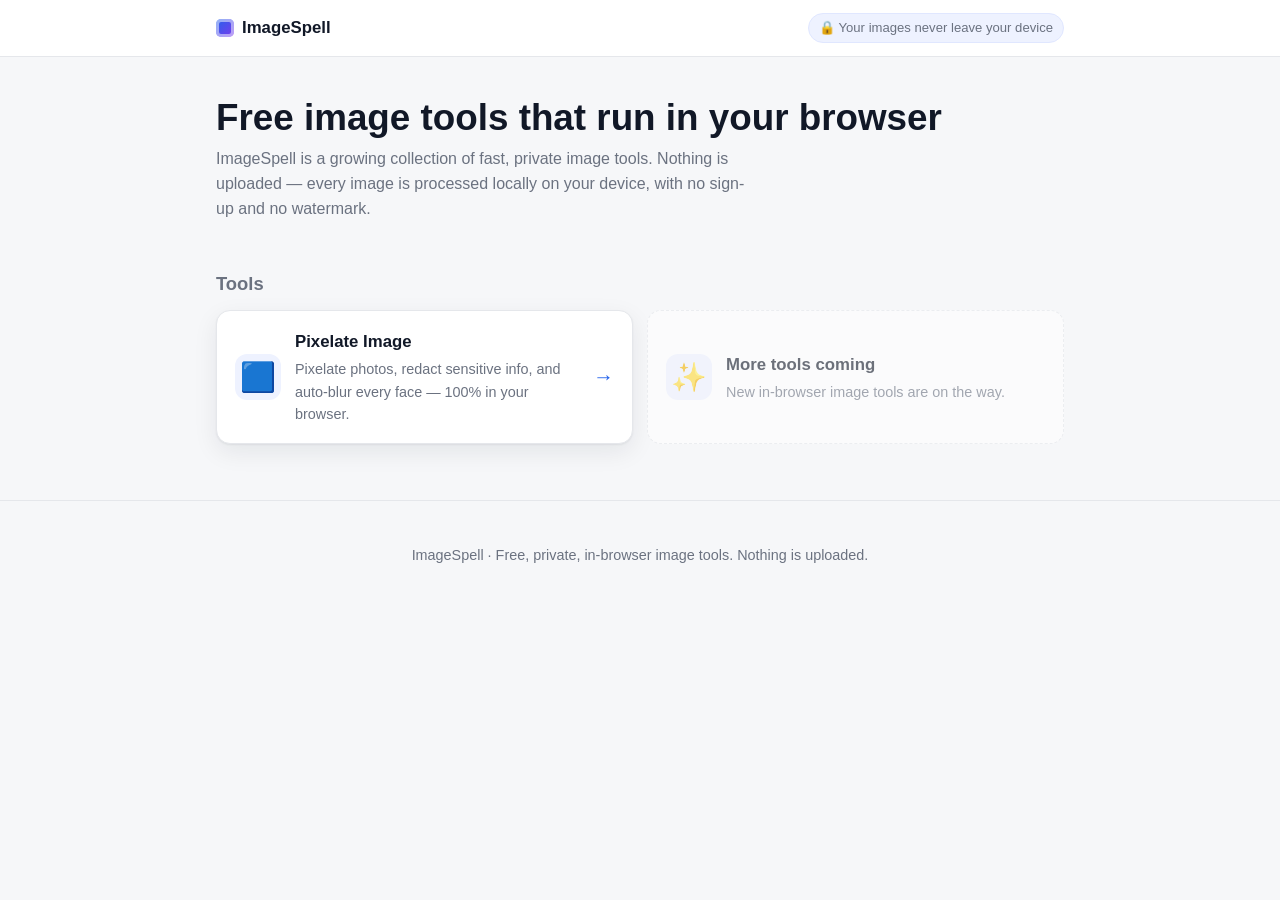
<file: index.html>
<!DOCTYPE html>
<html lang="en">
  <head>
    <meta charset="utf-8" />
    <meta name="viewport" content="width=device-width, initial-scale=1" />

    <title>ImageSpell — Free, private, in-browser image tools</title>
    <meta
      name="description"
      content="ImageSpell is a growing set of free image tools that run entirely in your browser. No uploads, no sign-up — your images never leave your device."
    />
    <link rel="canonical" href="https://imagespell.com/" />

    <meta property="og:type" content="website" />
    <meta property="og:title" content="ImageSpell — Free, private image tools" />
    <meta
      property="og:description"
      content="Free image tools that run entirely in your browser. No uploads, no sign-up."
    />
    <meta property="og:url" content="https://imagespell.com/" />
    <meta property="og:image" content="https://imagespell.com/og-image.png" />
    <meta name="twitter:card" content="summary_large_image" />

    <!-- List of tools (structured data) -->
    <script type="application/ld+json">
      {
        "@context": "https://schema.org",
        "@type": "WebSite",
        "name": "ImageSpell",
        "url": "https://imagespell.com/",
        "hasPart": [
          {
            "@type": "WebApplication",
            "name": "Pixelate Image",
            "applicationCategory": "MultimediaApplication",
            "operatingSystem": "Any (web browser)",
            "url": "https://imagespell.com/pixelate-image",
            "offers": { "@type": "Offer", "price": "0", "priceCurrency": "USD" }
          }
        ]
      }
    </script>

    <link rel="stylesheet" href="/css/styles.css" />
  </head>
  <body>
    <header class="site-header">
      <div class="wrap">
        <a class="brand" href="/">
          <span class="brand-mark" aria-hidden="true"></span>
          <span>ImageSpell</span>
        </a>
        <span class="privacy-pill">🔒 Your images never leave your device</span>
      </div>
    </header>

    <main>
      <section class="home-hero wrap">
        <h1>Free image tools that run in your browser</h1>
        <p class="sub">
          ImageSpell is a growing collection of fast, private image tools. Nothing
          is uploaded — every image is processed locally on your device, with no
          sign-up and no watermark.
        </p>
      </section>

      <section class="wrap">
        <h2 class="tools-heading">Tools</h2>
        <div class="tool-grid">
          <a class="tool-card" href="/pixelate-image">
            <span class="tool-emoji" aria-hidden="true">🟦</span>
            <span class="tool-body">
              <span class="tool-name">Pixelate Image</span>
              <span class="tool-desc">
                Pixelate photos, redact sensitive info, and auto-blur every face —
                100% in your browser.
              </span>
            </span>
            <span class="tool-arrow" aria-hidden="true">→</span>
          </a>

          <div class="tool-card is-soon" aria-disabled="true">
            <span class="tool-emoji" aria-hidden="true">✨</span>
            <span class="tool-body">
              <span class="tool-name">More tools coming</span>
              <span class="tool-desc">New in-browser image tools are on the way.</span>
            </span>
          </div>
        </div>
      </section>
    </main>

    <footer class="site-footer">
      <div class="wrap">
        <p>ImageSpell · Free, private, in-browser image tools. Nothing is uploaded.</p>
      </div>
    </footer>
  </body>
</html>
</file>
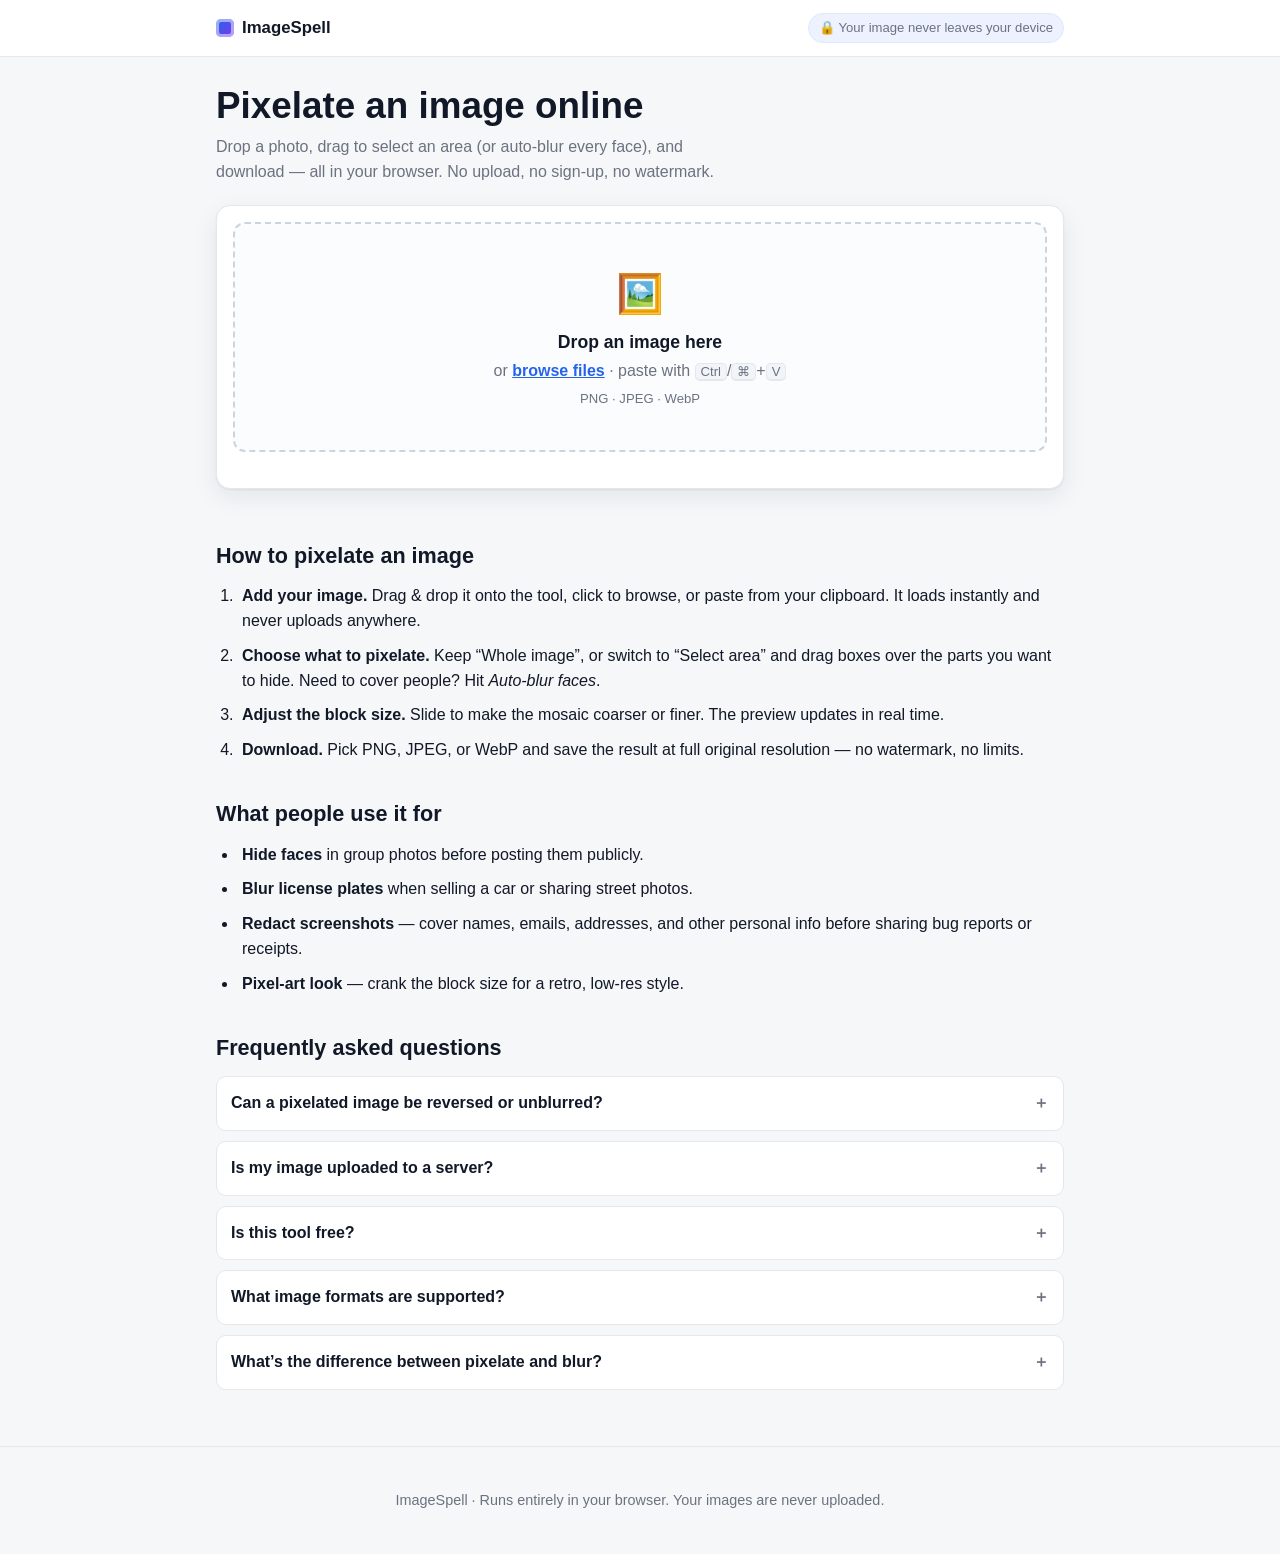
<file: pixelate-image/index.html>
<!DOCTYPE html>
<html lang="en">
  <head>
    <meta charset="utf-8" />
    <meta name="viewport" content="width=device-width, initial-scale=1" />

    <title>Pixelate Image Online — Free, Private, In-Browser | ImageSpell</title>
    <meta
      name="description"
      content="Pixelate any image or photo in your browser. Blur out faces automatically, hide license plates and personal info. Free, no upload, no sign-up — your image never leaves your device."
    />
    <link rel="canonical" href="https://imagespell.com/pixelate-image" />

    <!-- Open Graph / Twitter -->
    <meta property="og:type" content="website" />
    <meta property="og:title" content="Pixelate Image Online — Free & Private" />
    <meta
      property="og:description"
      content="Pixelate images and auto-blur faces right in your browser. No upload, no watermark, no sign-up."
    />
    <meta property="og:url" content="https://imagespell.com/pixelate-image" />
    <meta property="og:image" content="https://imagespell.com/og-image.png" />
    <meta name="twitter:card" content="summary_large_image" />

    <!-- FAQ structured data -->
    <script type="application/ld+json">
      {
        "@context": "https://schema.org",
        "@type": "FAQPage",
        "mainEntity": [
          {
            "@type": "Question",
            "name": "Can a pixelated image be reversed or unblurred?",
            "acceptedAnswer": {
              "@type": "Answer",
              "text": "No. Pixelation replaces the original pixels in a block with a single averaged color, permanently destroying the detail. Once you download the pixelated image, the covered information cannot be recovered from that file."
            }
          },
          {
            "@type": "Question",
            "name": "Is my image uploaded to a server?",
            "acceptedAnswer": {
              "@type": "Answer",
              "text": "No. All processing happens locally in your browser using the HTML Canvas API. Your image never leaves your device, so there is nothing for us to store or see."
            }
          },
          {
            "@type": "Question",
            "name": "Is this pixelate tool free?",
            "acceptedAnswer": {
              "@type": "Answer",
              "text": "Yes, completely free with no sign-up, no watermark, and no limits on how many images you can pixelate."
            }
          },
          {
            "@type": "Question",
            "name": "What image formats are supported?",
            "acceptedAnswer": {
              "@type": "Answer",
              "text": "You can load PNG, JPEG, and WebP images, and export your result as PNG, JPEG, or WebP at the original resolution."
            }
          },
          {
            "@type": "Question",
            "name": "What is the difference between pixelate and blur?",
            "acceptedAnswer": {
              "@type": "Answer",
              "text": "Blurring smoothly smears pixels together, while pixelation replaces areas with large solid blocks (a mosaic). Pixelation is generally harder to reverse and is the standard choice for hiding faces, license plates, and sensitive text."
            }
          }
        ]
      }
    </script>

    <!-- Analytics (cookie-less). Uncomment ONE and set the ID in js/config.js docs. -->
    <!-- Cloudflare Web Analytics:
    <script defer src="https://static.cloudflareinsights.com/beacon.min.js"
      data-cf-beacon='{"token": "REPLACE_WITH_CF_TOKEN"}'></script> -->
    <!-- Plausible:
    <script defer data-domain="REPLACE_WITH_PLAUSIBLE_DOMAIN"
      src="https://plausible.io/js/script.js"></script> -->

    <link rel="stylesheet" href="/css/styles.css" />
  </head>
  <body>
    <header class="site-header">
      <div class="wrap">
        <a class="brand" href="/">
          <span class="brand-mark" aria-hidden="true"></span>
          <span data-site-name>ImageSpell</span>
        </a>
        <span class="privacy-pill">🔒 Your image never leaves your device</span>
      </div>
    </header>

    <main>
      <!-- ================= TOOL ================= -->
      <section class="hero wrap">
        <h1>Pixelate an image online</h1>
        <p class="sub">
          Drop a photo, drag to select an area (or auto-blur every face), and
          download — all in your browser. No upload, no sign-up, no watermark.
        </p>

        <div id="tool" class="tool">
          <!-- Empty state / input -->
          <div id="dropzone" class="dropzone" tabindex="0" role="button"
               aria-label="Add an image: click to browse, drag and drop, or paste">
            <div class="dz-inner">
              <div class="dz-icon" aria-hidden="true">🖼️</div>
              <p class="dz-title">Drop an image here</p>
              <p class="dz-or">
                or <span class="dz-link">browse files</span> · paste with
                <kbd>Ctrl</kbd>/<kbd>⌘</kbd>+<kbd>V</kbd>
              </p>
              <p class="dz-note">PNG · JPEG · WebP</p>
            </div>
            <input id="fileInput" type="file" accept="image/*" hidden />
          </div>

          <!-- Canvas stage -->
          <div id="stage" class="stage" hidden>
            <div class="canvas-holder">
              <canvas id="canvas"></canvas>
              <canvas id="overlay" class="overlay"></canvas>
            </div>
            <p id="regionHint" class="region-hint" hidden>
              Drag on the image to select an area to pixelate. You can add
              several boxes.
            </p>
          </div>

          <!-- Controls -->
          <div id="controls" class="controls" hidden>
            <div class="control-row">
              <label class="slider-label" for="blockSlider">
                Block size <output id="blockValue">12</output>
              </label>
              <input id="blockSlider" type="range" min="2" max="100" value="12" />
            </div>

            <div class="control-row modes" role="group" aria-label="Pixelate area">
              <button id="modeWhole" class="seg active" aria-pressed="true">
                Whole image
              </button>
              <button id="modeRegions" class="seg" aria-pressed="false">
                Select area
              </button>
              <button id="faceBtn" class="btn-face">✨ Auto-blur faces</button>
              <button id="clearBtn" class="btn-ghost">Clear</button>
            </div>

            <div class="control-row download-row">
              <label class="fmt-label" for="formatSelect">Format</label>
              <select id="formatSelect">
                <option value="png">PNG</option>
                <option value="jpeg">JPEG</option>
                <option value="webp">WebP</option>
              </select>
              <button id="downloadBtn" class="btn-primary">Download</button>
              <button id="resetBtn" class="btn-ghost">New image</button>
            </div>
          </div>

          <div id="status" class="status" role="status" aria-live="polite"></div>
        </div>
      </section>

      <!-- ================= LP CONTENT ================= -->
      <section class="content wrap">
        <h2>How to pixelate an image</h2>
        <ol class="steps">
          <li>
            <strong>Add your image.</strong> Drag &amp; drop it onto the tool,
            click to browse, or paste from your clipboard. It loads instantly and
            never uploads anywhere.
          </li>
          <li>
            <strong>Choose what to pixelate.</strong> Keep “Whole image”, or
            switch to “Select area” and drag boxes over the parts you want to
            hide. Need to cover people? Hit <em>Auto-blur faces</em>.
          </li>
          <li>
            <strong>Adjust the block size.</strong> Slide to make the mosaic
            coarser or finer. The preview updates in real time.
          </li>
          <li>
            <strong>Download.</strong> Pick PNG, JPEG, or WebP and save the result
            at full original resolution — no watermark, no limits.
          </li>
        </ol>

        <h2>What people use it for</h2>
        <ul class="cases">
          <li><strong>Hide faces</strong> in group photos before posting them publicly.</li>
          <li><strong>Blur license plates</strong> when selling a car or sharing street photos.</li>
          <li>
            <strong>Redact screenshots</strong> — cover names, emails, addresses,
            and other personal info before sharing bug reports or receipts.
          </li>
          <li><strong>Pixel-art look</strong> — crank the block size for a retro, low-res style.</li>
        </ul>

        <h2>Frequently asked questions</h2>
        <div class="faq">
          <details>
            <summary>Can a pixelated image be reversed or unblurred?</summary>
            <p>
              No. Pixelation replaces every block of pixels with a single
              averaged color, permanently destroying the underlying detail. Once
              you download the file, the covered information can’t be recovered
              from it.
            </p>
          </details>
          <details>
            <summary>Is my image uploaded to a server?</summary>
            <p>
              No. Everything runs locally in your browser with the HTML Canvas
              API. Your image never leaves your device — you can even confirm it
              in your browser’s DevTools Network tab.
            </p>
          </details>
          <details>
            <summary>Is this tool free?</summary>
            <p>Yes — completely free, no sign-up, no watermark, and no limits.</p>
          </details>
          <details>
            <summary>What image formats are supported?</summary>
            <p>
              Load PNG, JPEG, or WebP images, and export as PNG, JPEG, or WebP at
              the original resolution.
            </p>
          </details>
          <details>
            <summary>What’s the difference between pixelate and blur?</summary>
            <p>
              Blur smoothly smears pixels together; pixelation replaces areas with
              large solid blocks (a mosaic). Pixelation is generally harder to
              reverse, which is why it’s the go-to for hiding faces, plates, and
              sensitive text.
            </p>
          </details>
        </div>
      </section>
    </main>

    <footer class="site-footer">
      <div class="wrap">
        <p>
          <span data-site-name>ImageSpell</span> · Runs entirely in your browser.
          Your images are never uploaded.
        </p>
      </div>
    </footer>

    <script type="module" src="/js/app.js"></script>
  </body>
</html>
</file>
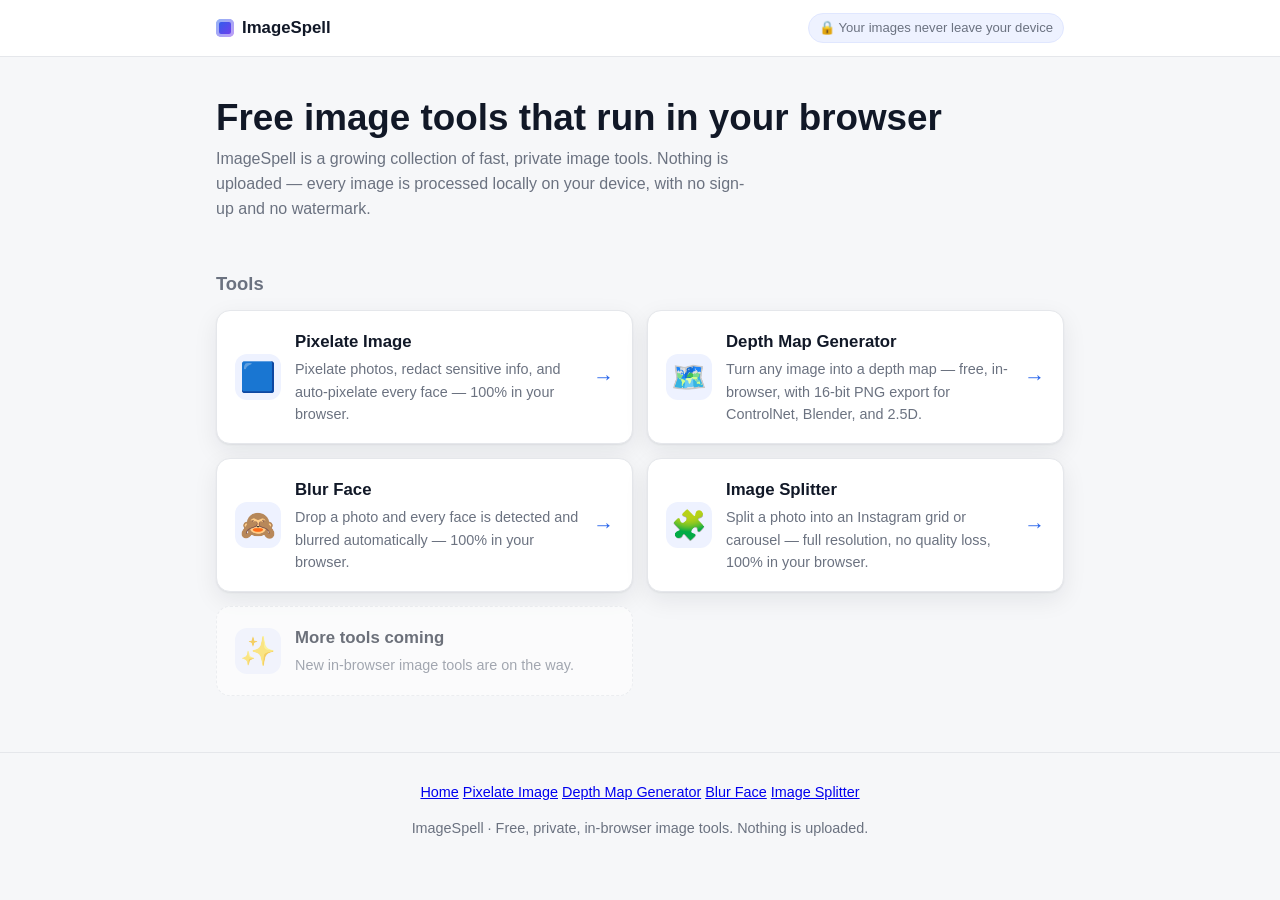
<file: public/index.html>
<!DOCTYPE html>
<html lang="en">
  <head>
    <meta charset="utf-8" />
    <meta name="viewport" content="width=device-width, initial-scale=1" />

    <title>ImageSpell — Free, private, in-browser image tools</title>
    <meta
      name="description"
      content="ImageSpell is a growing set of free image tools that run entirely in your browser. No uploads, no sign-up — your images never leave your device."
    />
    <link rel="canonical" href="https://imagespell.com/" />

    <meta property="og:type" content="website" />
    <meta property="og:title" content="ImageSpell — Free, private image tools" />
    <meta
      property="og:description"
      content="Free image tools that run entirely in your browser. No uploads, no sign-up."
    />
    <meta property="og:url" content="https://imagespell.com/" />
    <meta property="og:image" content="https://imagespell.com/og-image.png" />
    <meta name="twitter:card" content="summary_large_image" />

    <!-- List of tools (structured data) -->
    <script type="application/ld+json">
      {
        "@context": "https://schema.org",
        "@type": "WebSite",
        "name": "ImageSpell",
        "url": "https://imagespell.com/",
        "hasPart": [
          {
            "@type": "WebApplication",
            "name": "Pixelate Image",
            "applicationCategory": "MultimediaApplication",
            "operatingSystem": "Any (web browser)",
            "url": "https://imagespell.com/pixelate-image/",
            "offers": { "@type": "Offer", "price": "0", "priceCurrency": "USD" }
          },
          {
            "@type": "WebApplication",
            "name": "Depth Map Generator",
            "applicationCategory": "MultimediaApplication",
            "operatingSystem": "Any (web browser)",
            "url": "https://imagespell.com/depth-map-generator/",
            "offers": { "@type": "Offer", "price": "0", "priceCurrency": "USD" }
          },
          {
            "@type": "WebApplication",
            "name": "Blur Face",
            "applicationCategory": "MultimediaApplication",
            "operatingSystem": "Any (web browser)",
            "url": "https://imagespell.com/blur-face/",
            "offers": { "@type": "Offer", "price": "0", "priceCurrency": "USD" }
          },
          {
            "@type": "WebApplication",
            "name": "Image Splitter",
            "applicationCategory": "MultimediaApplication",
            "operatingSystem": "Any (web browser)",
            "url": "https://imagespell.com/image-splitter/",
            "offers": { "@type": "Offer", "price": "0", "priceCurrency": "USD" }
          }
        ]
      }
    </script>

    <link rel="stylesheet" href="/css/styles.css?v=2" />
  </head>
  <body>
    <header class="site-header">
      <div class="wrap">
        <a class="brand" href="/">
          <span class="brand-mark" aria-hidden="true"></span>
          <span>ImageSpell</span>
        </a>
        <span class="privacy-pill">🔒 Your images never leave your device</span>
      </div>
    </header>

    <main>
      <section class="home-hero wrap">
        <h1>Free image tools that run in your browser</h1>
        <p class="sub">
          ImageSpell is a growing collection of fast, private image tools. Nothing
          is uploaded — every image is processed locally on your device, with no
          sign-up and no watermark.
        </p>
      </section>

      <section class="wrap">
        <h2 class="tools-heading">Tools</h2>
        <div class="tool-grid">
          <a class="tool-card" href="/pixelate-image/">
            <span class="tool-emoji" aria-hidden="true">🟦</span>
            <span class="tool-body">
              <span class="tool-name">Pixelate Image</span>
              <span class="tool-desc">
                Pixelate photos, redact sensitive info, and auto-pixelate every face —
                100% in your browser.
              </span>
            </span>
            <span class="tool-arrow" aria-hidden="true">→</span>
          </a>

          <a class="tool-card" href="/depth-map-generator/">
            <span class="tool-emoji" aria-hidden="true">🗺️</span>
            <span class="tool-body">
              <span class="tool-name">Depth Map Generator</span>
              <span class="tool-desc">
                Turn any image into a depth map — free, in-browser, with 16-bit
                PNG export for ControlNet, Blender, and 2.5D.
              </span>
            </span>
            <span class="tool-arrow" aria-hidden="true">→</span>
          </a>

          <a class="tool-card" href="/blur-face/">
            <span class="tool-emoji" aria-hidden="true">🙈</span>
            <span class="tool-body">
              <span class="tool-name">Blur Face</span>
              <span class="tool-desc">
                Drop a photo and every face is detected and blurred automatically —
                100% in your browser.
              </span>
            </span>
            <span class="tool-arrow" aria-hidden="true">→</span>
          </a>

          <a class="tool-card" href="/image-splitter/">
            <span class="tool-emoji" aria-hidden="true">🧩</span>
            <span class="tool-body">
              <span class="tool-name">Image Splitter</span>
              <span class="tool-desc">
                Split a photo into an Instagram grid or carousel — full resolution,
                no quality loss, 100% in your browser.
              </span>
            </span>
            <span class="tool-arrow" aria-hidden="true">→</span>
          </a>

          <div class="tool-card is-soon" aria-disabled="true">
            <span class="tool-emoji" aria-hidden="true">✨</span>
            <span class="tool-body">
              <span class="tool-name">More tools coming</span>
              <span class="tool-desc">New in-browser image tools are on the way.</span>
            </span>
          </div>
        </div>
      </section>
    </main>

    <footer class="site-footer">
      <div class="wrap">
        <nav class="footer-nav">
          <a href="/" aria-current="page">Home</a>
          <a href="/pixelate-image/">Pixelate Image</a>
          <a href="/depth-map-generator/">Depth Map Generator</a>
          <a href="/blur-face/">Blur Face</a>
          <a href="/image-splitter/">Image Splitter</a>
        </nav>
        <p>ImageSpell · Free, private, in-browser image tools. Nothing is uploaded.</p>
      </div>
    </footer>
  </body>
</html>
</file>
<file: css/styles.css>
/* ------------------------------------------------------------------ */
/* Design tokens                                                        */
/* ------------------------------------------------------------------ */
:root {
  --bg: #f6f7f9;
  --surface: #ffffff;
  --ink: #111827;
  --muted: #6b7280;
  --line: #e5e7eb;
  --brand: #2563eb;
  --brand-dark: #1d4ed8;
  --accent: #7c3aed;
  --radius: 14px;
  --shadow: 0 1px 2px rgba(16, 24, 40, 0.06), 0 8px 24px rgba(16, 24, 40, 0.08);
  --wrap: 880px;
  --font: -apple-system, BlinkMacSystemFont, "Segoe UI", Roboto, Helvetica,
    Arial, sans-serif;
}

* { box-sizing: border-box; }

/* The `hidden` attribute must win over display rules like .controls{display:grid}. */
[hidden] { display: none !important; }

html { -webkit-text-size-adjust: 100%; }

body {
  margin: 0;
  font-family: var(--font);
  color: var(--ink);
  background: var(--bg);
  line-height: 1.55;
}

.wrap {
  width: 100%;
  max-width: var(--wrap);
  margin: 0 auto;
  padding: 0 16px;
}

/* ------------------------------------------------------------------ */
/* Header / footer                                                      */
/* ------------------------------------------------------------------ */
.site-header {
  background: var(--surface);
  border-bottom: 1px solid var(--line);
}
.site-header .wrap {
  display: flex;
  align-items: center;
  justify-content: space-between;
  gap: 12px;
  min-height: 56px;
  flex-wrap: wrap;
}
.brand {
  display: inline-flex;
  align-items: center;
  gap: 8px;
  font-weight: 700;
  text-decoration: none;
  color: var(--ink);
  font-size: 1.05rem;
}
.brand-mark {
  width: 18px;
  height: 18px;
  border-radius: 5px;
  background: linear-gradient(135deg, var(--brand), var(--accent));
  box-shadow: inset 0 0 0 3px rgba(255, 255, 255, 0.5);
}
.privacy-pill {
  font-size: 0.82rem;
  color: var(--muted);
  background: #eef2ff;
  border: 1px solid #e0e7ff;
  padding: 4px 10px;
  border-radius: 999px;
  white-space: nowrap;
}

.site-footer {
  margin-top: 48px;
  padding: 28px 0;
  border-top: 1px solid var(--line);
  color: var(--muted);
  font-size: 0.9rem;
  text-align: center;
}

/* ------------------------------------------------------------------ */
/* Hero + tool                                                          */
/* ------------------------------------------------------------------ */
.hero { padding: 28px 16px 8px; }
h1 {
  font-size: clamp(1.6rem, 4.5vw, 2.3rem);
  line-height: 1.15;
  margin: 0 0 8px;
}
.sub {
  color: var(--muted);
  margin: 0 0 20px;
  max-width: 60ch;
}

.tool {
  background: var(--surface);
  border: 1px solid var(--line);
  border-radius: var(--radius);
  box-shadow: var(--shadow);
  padding: 16px;
}

/* Dropzone */
.dropzone {
  border: 2px dashed #cbd5e1;
  border-radius: 12px;
  background: #fbfcfe;
  padding: 40px 16px;
  text-align: center;
  cursor: pointer;
  transition: border-color 0.15s, background 0.15s;
}
.dropzone:hover,
.dropzone:focus-visible { border-color: var(--brand); background: #f3f7ff; }
.dropzone.dragover {
  border-color: var(--brand);
  background: #eaf1ff;
}
.dz-icon { font-size: 2.4rem; }
.dz-title { font-weight: 600; font-size: 1.1rem; margin: 6px 0 2px; }
.dz-or { color: var(--muted); margin: 0 0 4px; }
.dz-link { color: var(--brand); font-weight: 600; text-decoration: underline; }
.dz-note { color: var(--muted); font-size: 0.82rem; margin: 6px 0 0; }
kbd {
  font: inherit;
  background: #f1f5f9;
  border: 1px solid var(--line);
  border-bottom-width: 2px;
  border-radius: 5px;
  padding: 0 5px;
  font-size: 0.82em;
}

/* Canvas stage */
.stage { text-align: center; }
.canvas-holder {
  position: relative;
  display: inline-block;
  max-width: 100%;
  line-height: 0;
  background: repeating-conic-gradient(#eef0f3 0% 25%, #fff 0% 50%) 50% / 22px 22px;
  border-radius: 10px;
  overflow: hidden;
}
#canvas { max-width: 100%; height: auto; display: block; }
.overlay {
  position: absolute;
  inset: 0;
  width: 100%;
  height: 100%;
  touch-action: none;
}
.overlay.selectable { cursor: crosshair; }
.region-hint {
  color: var(--muted);
  font-size: 0.88rem;
  margin: 10px auto 0;
  max-width: 46ch;
}

/* Controls */
.controls { margin-top: 16px; display: grid; gap: 14px; }
.control-row { display: flex; align-items: center; gap: 12px; flex-wrap: wrap; }
.slider-label {
  font-weight: 600;
  font-size: 0.9rem;
  display: inline-flex;
  gap: 6px;
  min-width: 120px;
}
.slider-label output {
  color: var(--brand);
  font-variant-numeric: tabular-nums;
}
#blockSlider { flex: 1; min-width: 160px; accent-color: var(--brand); }

.modes { gap: 8px; }
.seg,
.btn-face,
.btn-ghost,
.btn-primary {
  font: inherit;
  border-radius: 9px;
  padding: 9px 14px;
  cursor: pointer;
  border: 1px solid var(--line);
  background: var(--surface);
  color: var(--ink);
  transition: background 0.12s, border-color 0.12s, box-shadow 0.12s;
}
.seg.active {
  background: var(--brand);
  border-color: var(--brand);
  color: #fff;
}
.btn-face {
  background: linear-gradient(135deg, var(--brand), var(--accent));
  border: none;
  color: #fff;
  font-weight: 600;
  margin-left: auto;
}
.btn-face:disabled { opacity: 0.6; cursor: default; }
.btn-ghost { color: var(--muted); }
.btn-ghost:hover { border-color: #cbd5e1; }

.download-row { border-top: 1px solid var(--line); padding-top: 14px; }
.fmt-label { font-weight: 600; font-size: 0.9rem; }
#formatSelect {
  font: inherit;
  padding: 9px 10px;
  border-radius: 9px;
  border: 1px solid var(--line);
  background: var(--surface);
}
.btn-primary {
  background: var(--brand);
  border-color: var(--brand);
  color: #fff;
  font-weight: 600;
  min-width: 120px;
}
.btn-primary:hover { background: var(--brand-dark); }
.btn-primary:disabled { opacity: 0.6; cursor: default; }
#resetBtn { margin-left: auto; }

.status {
  min-height: 20px;
  font-size: 0.88rem;
  color: var(--muted);
  text-align: center;
  opacity: 0;
  transition: opacity 0.15s;
}
.status.visible { opacity: 1; }

/* ------------------------------------------------------------------ */
/* LP content                                                           */
/* ------------------------------------------------------------------ */
.content { padding: 8px 16px; }
.content h2 {
  font-size: 1.35rem;
  margin: 34px 0 12px;
}
.steps,
.cases { padding-left: 22px; margin: 0; display: grid; gap: 10px; }
.steps li,
.cases li { padding-left: 4px; }

.faq { display: grid; gap: 10px; }
.faq details {
  background: var(--surface);
  border: 1px solid var(--line);
  border-radius: 10px;
  padding: 4px 14px;
}
.faq summary {
  cursor: pointer;
  font-weight: 600;
  padding: 10px 0;
  list-style: none;
}
.faq summary::-webkit-details-marker { display: none; }
.faq summary::after { content: "＋"; float: right; color: var(--muted); }
.faq details[open] summary::after { content: "－"; }
.faq p { margin: 0 0 12px; color: #374151; }

/* ------------------------------------------------------------------ */
/* Home (umbrella) page                                                 */
/* ------------------------------------------------------------------ */
.home-hero { padding: 40px 16px 8px; }
.tools-heading { font-size: 1.15rem; margin: 20px 0 12px; color: var(--muted); }
.tool-grid {
  display: grid;
  grid-template-columns: repeat(auto-fill, minmax(280px, 1fr));
  gap: 14px;
  padding-bottom: 8px;
}
.tool-card {
  display: flex;
  align-items: center;
  gap: 14px;
  background: var(--surface);
  border: 1px solid var(--line);
  border-radius: var(--radius);
  box-shadow: var(--shadow);
  padding: 18px;
  text-decoration: none;
  color: var(--ink);
  transition: transform 0.12s, border-color 0.12s, box-shadow 0.12s;
}
a.tool-card:hover {
  transform: translateY(-2px);
  border-color: var(--brand);
}
.tool-emoji {
  font-size: 1.8rem;
  width: 46px;
  height: 46px;
  display: grid;
  place-items: center;
  border-radius: 12px;
  background: #eef2ff;
  flex: none;
}
.tool-body { display: flex; flex-direction: column; gap: 3px; }
.tool-name { font-weight: 700; font-size: 1.05rem; }
.tool-desc { color: var(--muted); font-size: 0.9rem; }
.tool-arrow { margin-left: auto; color: var(--brand); font-size: 1.3rem; }
.tool-card.is-soon {
  opacity: 0.6;
  box-shadow: none;
  border-style: dashed;
  cursor: default;
}

/* ------------------------------------------------------------------ */
/* Mobile                                                               */
/* ------------------------------------------------------------------ */
@media (max-width: 560px) {
  .privacy-pill { display: none; }
  .btn-face { margin-left: 0; width: 100%; order: 3; }
  #resetBtn { margin-left: 0; }
  .slider-label { min-width: 100%; }
  .modes { gap: 8px; }
  .seg { flex: 1; }
  .download-row { gap: 8px; }
  .btn-primary { flex: 1; }
}

@media (prefers-reduced-motion: reduce) {
  * { transition: none !important; }
}
</file>
